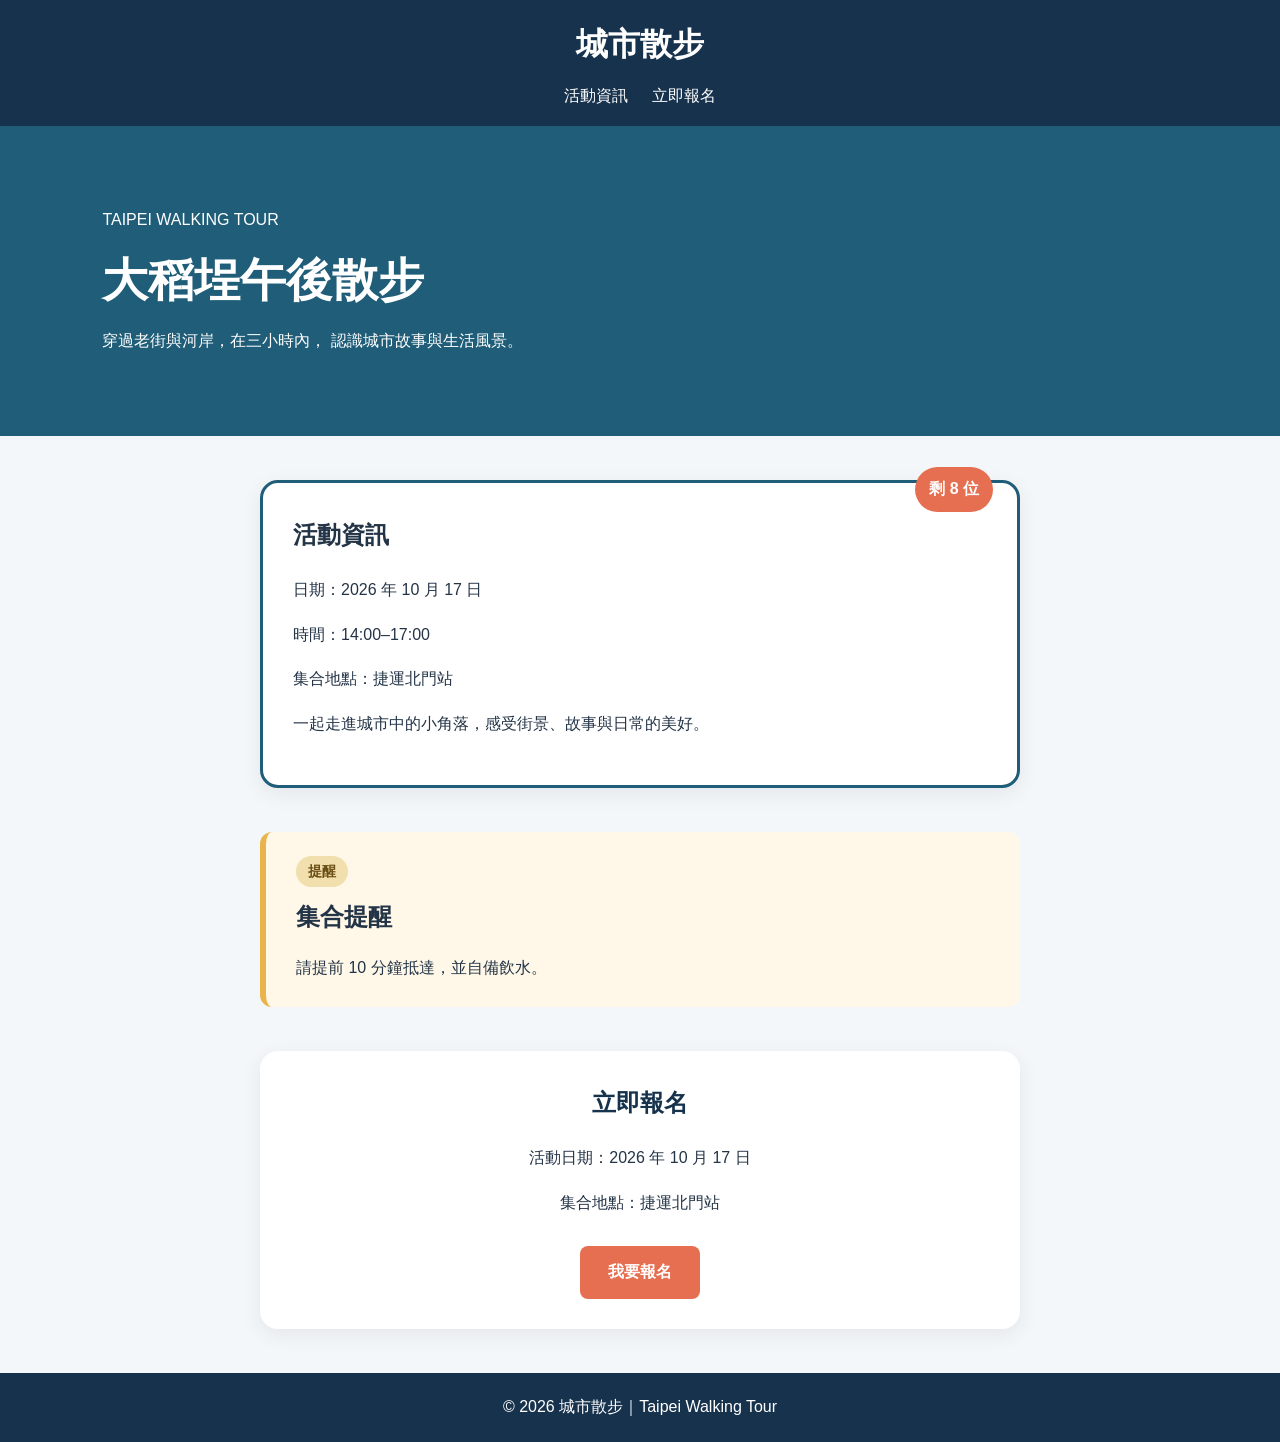
<file: index.html>
<!DOCTYPE html>
<html lang="zh-Hant">
<head>
  <meta charset="UTF-8">
  <meta name="viewport" content="width=device-width, initial-scale=1.0">
  <title>城市散步｜大稻埕午後散步</title>
  <link rel="stylesheet" href="styles.css">
</head>

<body>
  <!-- 網站標題與導覽列 -->
  <header class="site-header">
    <h1>城市散步</h1>

    <nav>
      <a href="#event">活動資訊</a>
      <a href="#signup">立即報名</a>
    </nav>
  </header>

  <main>
    <!-- 活動主視覺 -->
    <section class="hero">
      <p>TAIPEI WALKING TOUR</p>
      <h2>大稻埕午後散步</h2>
      <p>
        穿過老街與河岸，在三小時內，
        認識城市故事與生活風景。
      </p>
    </section>

    <!-- 活動資訊 -->
    <section id="event" class="event-card with-badge">
      <span class="badge">剩 8 位</span>

      <h2>活動資訊</h2>
      <p>日期：2026 年 10 月 17 日</p>
      <p>時間：14:00–17:00</p>
      <p>集合地點：捷運北門站</p>
      <p>一起走進城市中的小角落，感受街景、故事與日常的美好。</p>
    </section>

    <!-- 集合提醒 -->
    <aside class="notice-card">
      <span class="notice-badge">提醒</span>
      <h2>集合提醒</h2>
      <p>請提前 10 分鐘抵達，並自備飲水。</p>
    </aside>

    <!-- 報名資訊 -->
    <section id="signup" class="signup-card">
      <h2>立即報名</h2>
      <p>活動日期：2026 年 10 月 17 日</p>
      <p>集合地點：捷運北門站</p>
      <a class="signup-button" href="mailto:example@email.com?subject=%E5%A4%A7%E7%A8%BB%E5%9F%95%E5%8D%88%E5%BE%8C%E6%95%A3%E6%AD%A5%E5%A0%B1%E5%90%8D">
        我要報名
      </a>
    </section>
  </main>

  <!-- 頁尾 -->
  <footer class="site-footer">
    <p>&copy; 2026 城市散步｜Taipei Walking Tour</p>
  </footer>
</body>
</html>
</file>
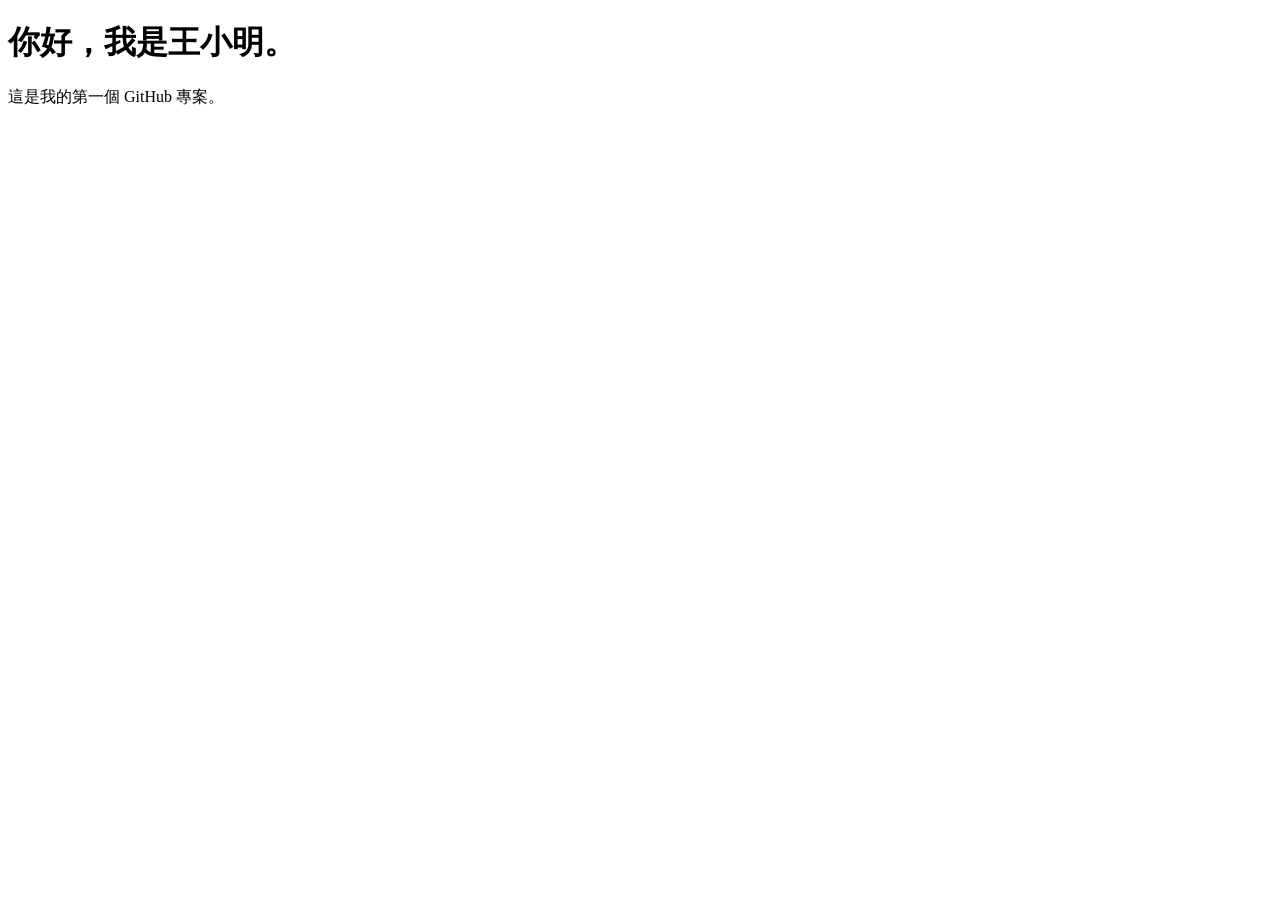
<file: index copy.html>
<!doctype html>
<html lang="zh-Hant">
<head>
  <meta charset="utf-8">
  <meta name="viewport" content="width=device-width, initial-scale=1">
  <title>我的第一個網站</title>
</head>
<body>
  <h1>你好，我是王小明。</h1>
  <p>這是我的第一個 GitHub 專案。</p>
</body>
</html>
</file>
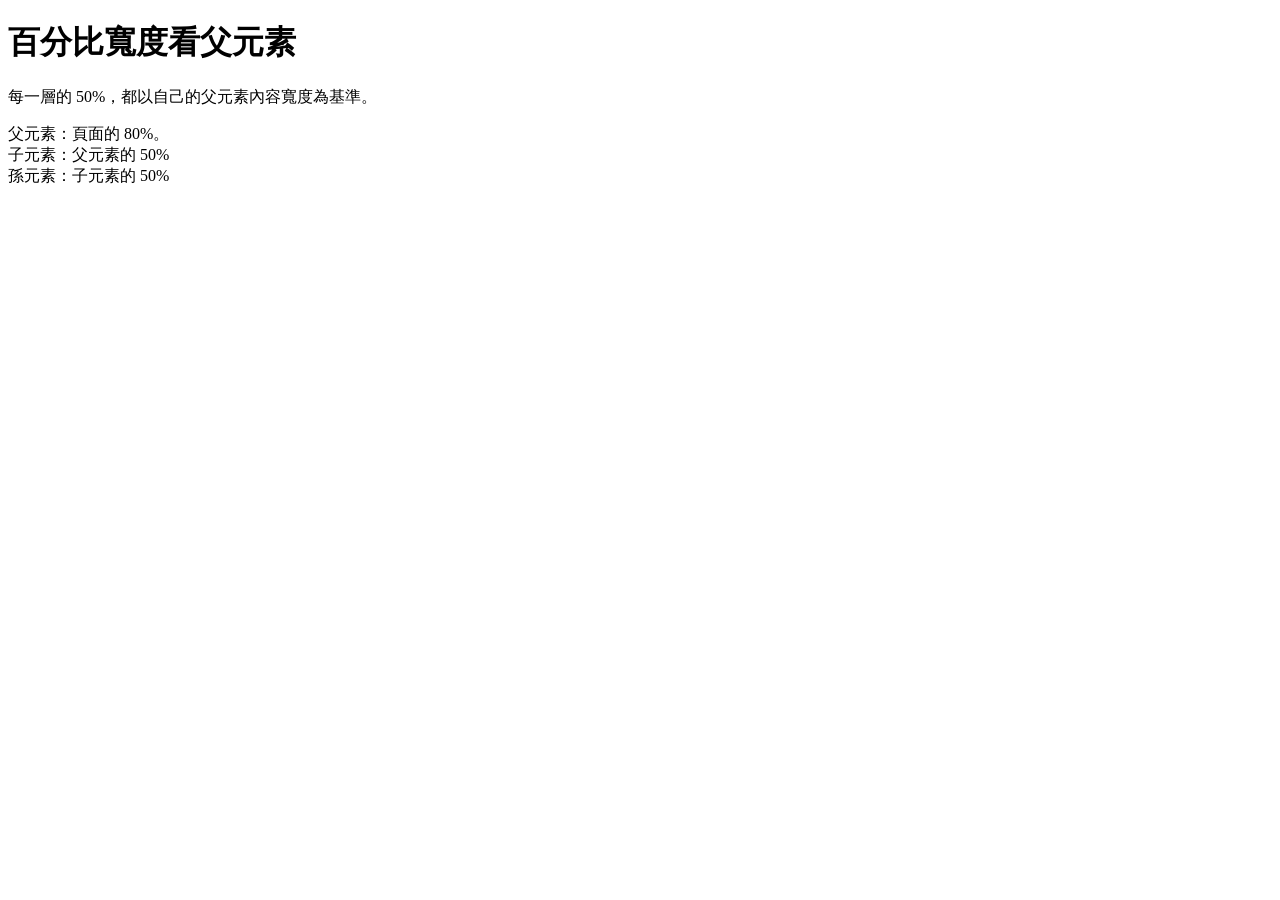
<file: index_1008.html>
<!DOCTYPE html>
<html lang="zh-Hant">
<head>
  <meta charset="UTF-8">
  <meta name="viewport" content="width=device-width, initial-scale=1.0">
  <title>百分比寬度示範</title>
  

  
</head>
<body>
  <h1>百分比寬度看父元素</h1>
  <p>每一層的 50%，都以自己的父元素內容寬度為基準。</p>

  <div class="parent">
    父元素：頁面的 80%。
    <div class="child">
      子元素：父元素的 50%
      <div class="grandchild">
        孫元素：子元素的 50%
      </div>
    </div>
  </div>
</body>
</html>
</file>
<file: styles.css>
/* 全站基本設定 */
* {
  box-sizing: border-box;
}

html {
  scroll-behavior: smooth;
}

body {
  margin: 0;
  font-family: Arial, "Noto Sans TC", sans-serif;
  line-height: 1.8;
  color: #243447;
  background: #f4f7f9;
}

/* 頁首與導覽列 */
.site-header {
  position: sticky;
  top: 0;
  z-index: 10;
  padding: 16px 8%;
  text-align: center;
  background: #17324d;
  color: white;
}

.site-header h1 {
  margin: 0 0 8px;
}

.site-header nav {
  display: flex;
  justify-content: center;
  flex-wrap: wrap;
  gap: 12px 24px;
}

.site-header a {
  color: white;
  text-decoration: none;
}

.site-header a:hover {
  color: #f4c095;
}

/* 主視覺區 */
.hero {
  min-height: 300px;
  padding: 64px 8%;
  background: #1f5d78;
  color: white;
}

.hero h2 {
  margin: 10px 0 16px;
  font-size: 46px;
  line-height: 1.3;
}

.hero p {
  max-width: 620px;
  line-height: 1.8;
}

/* 活動資訊卡片 */
.event-card {
  width: 84%;
  max-width: 760px;
  margin: 44px auto;
  padding: 30px;
  border: 3px solid #1f5d78;
  border-radius: 18px;
  background: white;
  box-shadow: 0 6px 20px rgba(23, 50, 77, 0.08);
}

.event-card h2 {
  margin-top: 0;
}

.event-card p {
  line-height: 1.8;
}

/* 活動名額標籤 */
.with-badge {
  position: relative;
}

.badge {
  position: absolute;
  top: -16px;
  right: 24px;
  padding: 8px 14px;
  border-radius: 999px;
  background: #e76f51;
  color: white;
  font-weight: bold;
}

/* 集合提醒 */
.notice-card {
  position: relative;
  width: 84%;
  max-width: 760px;
  margin: 30px auto;
  padding: 24px 30px;
  border-left: 6px solid #e9b44c;
  border-radius: 12px;
  background: #fff8e8;
}

.notice-card h2 {
  margin: 8px 0;
}

.notice-card p {
  margin-bottom: 0;
}

.notice-badge {
  display: inline-block;
  padding: 3px 12px;
  border-radius: 999px;
  background: #f2dfae;
  color: #694d13;
  font-size: 14px;
  font-weight: bold;
}

/* 報名區塊 */
.signup-card {
  width: 84%;
  max-width: 760px;
  margin: 44px auto;
  padding: 30px;
  border-radius: 18px;
  background: white;
  text-align: center;
  box-shadow: 0 6px 20px rgba(23, 50, 77, 0.08);
}

.signup-card h2 {
  margin-top: 0;
  color: #17324d;
}

/* 報名按鈕 */
.signup-button {
  display: inline-block;
  margin-top: 12px;
  padding: 12px 28px;
  border-radius: 8px;
  background: #e76f51;
  color: white;
  text-decoration: none;
  font-weight: bold;
  transition: background 0.2s ease;
}

.signup-button:hover {
  background: #c95338;
}

/* 頁尾 */
.site-footer {
  padding: 20px;
  background: #17324d;
  color: white;
  text-align: center;
}

.site-footer p {
  margin: 0;
}

/* 手機版排版 */
@media (max-width: 600px) {
  .site-header {
    padding: 16px 5%;
  }

  .site-header nav {
    gap: 8px 18px;
  }

  .hero {
    min-height: auto;
    padding: 48px 7%;
  }

  .hero h2 {
    font-size: 32px;
  }

  .event-card,
  .notice-card,
  .signup-card {
    width: 90%;
    padding: 24px 20px;
  }

  .badge {
    right: 16px;
    font-size: 14px;
  }
}
</file>
